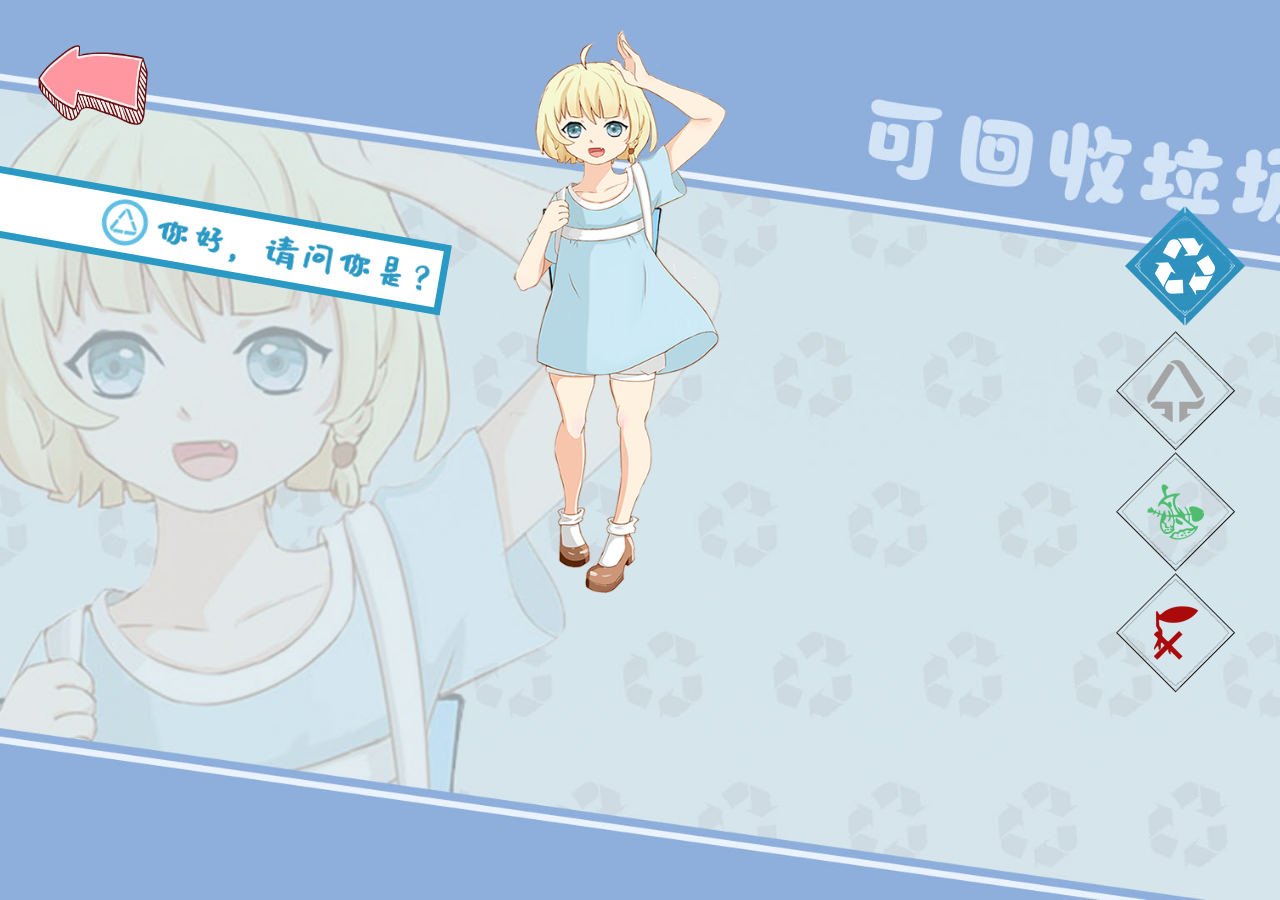
<file: Conversation/index.html>
<!DOCTYPE html>
<html lang="zh-CN">

<head>
    <meta charset="UTF-8">
    <meta http-equiv="X-UA-Compatible" content="IE=edge,chrome=1">
    <meta name="viewport" content="width=device-width, initial-scale=1.0">
    <link rel="stylesheet" href="icon/download/iconfont.css">
    <!-- <link rel="stylesheet" type="text/css" href="css/index.css"/> -->
    <title>Title</title>
    <style>
        @font-face {
            font-family: muyao;
            src: url('ttf/muyao.ttf')
                /* IE9 */
        }

        :root {
            --grid-unit: 25;
            --grid-val: calc(100/var(--grid-unit));
        }

        html,
        body {
            height: 100%;
            background-color: #222222;
        }

        * {
            margin: 0;
            padding: 0;
            list-style: none;
        }

        .container {
            max-width: 1920px;
            min-width: 1200px;
            height: 100%;
            position: relative;
            margin-left: auto;
            margin-right: auto;
        }

        .bg-t1 {
            background: url(./images/可回收垃圾.jpg) no-repeat;
            background-position: center;
            background-size: cover;
        }

        .bg-t2 {
            background: url(./images/其他垃圾.jpg) no-repeat;
            background-position: center;
            background-size: cover;
        }

        .bg-t3 {
            background: url(./images/厨余垃圾.jpg) no-repeat;
            background-position: center;
            background-size: cover;
        }

        .bg-t4 {
            background: url(./images/有害垃圾.jpg) no-repeat;
            background-position: center;
            background-size: cover;
        }

        .box {
            width: 100%;
            height: 100%;
            margin: 0 auto;
            position: relative;
            overflow: hidden;
        }

        .box .p {
            width: 100%;
            height: 100%;
            position: absolute;
            top: 0;
            left: 0;
        }

        /* 操控所有标签的位置 */
        .box .p img.per {
            position: absolute;
            bottom: 0;
            transition: all 1s ease;
            top: 30px;
        }

        .box .p1 img.per {
            left: 40%;
            opacity: 0;
            transform: translateX(20%);
            width: calc(var(--grid-val)*4.2vw);
            height: calc(var(--grid-val)*11vw);
        }

        .box .p2 img.per {
            left: 40%;
            opacity: 0;
            transform: translateX(20%);
            width: calc(var(--grid-val)*6vw);
            height: calc(var(--grid-val)*11vw);
        }

        .box .p3 img.per {
            /* top: 6%; */
            left: 30%;
            opacity: 0;
            transform: translateX(20%);
            width: calc(var(--grid-val)*8vw);
            height: calc(var(--grid-val)*11.5vw);

        }

        .box .p4 img.per {
            left: 40%;
            opacity: 0;
            transform: translateX(-20%);
            width: calc(var(--grid-val)*4.5vw);
            height: calc(var(--grid-val)*11vw);
        }

        /* 人物显示 */
        .box .p1.show img.per {
            opacity: 1;
            transform: translateX(0);
            width: calc(var(--grid-val)*4.2vw);
            height: calc(var(--grid-val)*11vw);
        }

        .box .p2.show img.per {
            opacity: 1;
            transform: translateX(0);
            width: calc(var(--grid-val)*6vw);
            height: calc(var(--grid-val)*11vw);
        }

        .box .p3.show img.per {
            opacity: 1;
            transform: translateX(0);
            width: calc(var(--grid-val)*8vw);
            height: calc(var(--grid-val)*11.5vw);
        }

        .box .p4.show img.per {
            opacity: 1;
            transform: translateX(0);
            width: calc(var(--grid-val)*4.5vw);
            height: calc(var(--grid-val)*11vw);
        }


        .box .p1 .name {
            position: absolute;
            z-index: 1000;
            width: 100%;
            height: 100px;
            top: 0;
            left: 0;
            transform: translateX(-20%);
            opacity: 0;
            bottom: 43.5%;
            /* background: url(./images/可回收按钮.png) no-repeat; */
        }

        .box .p2 .name {
            position: absolute;
            width: 100%;
            height: 100px;
            /* margin-top: 95px; */
            top: 0;
            left: 0;
            transform: translateX(-20%);
            opacity: 0;
            bottom: 43.5%;
            /* background: url(./images/可回收按钮.png) no-repeat; */
        }

        .box .p3 .name {
            position: absolute;
            width: 100%;
            height: 100px;
            /* margin-top: 95px; */
            top: 0;
            left: 0;
            transform: translateX(-20%);
            opacity: 0;
            bottom: 48.5%;
            /* background: url(./images/可回收按钮.png) no-repeat; */
        }

        .box .p4 .name {
            position: absolute;
            width: 100%;
            height: 100px;
            /* margin-top: 95px; */
            top: 0;
            left: 0;
            transform: translateX(-20%);
            opacity: 0;
            bottom: 43.5%;
            /* background: url(./images/可回收按钮.png) no-repeat; */
        }

        .box .p1.show .name,
        .box .p2.show .name,
        .box .p3.show .name,
        .box .p4.show .name {
            opacity: 1;
            transform: translateX(0);
        }

        .box .p1.show .name img,
        .box .p2.show .name img,
        .box .p3.show .name img,
        .box .p4.show .name img {
            opacity: 0;
            transform: translateX(-100%);
        }

        .box .p1 .name img.per,
        .box .p2 .name img.per,
        .box .p3 .name img.per,
        .box .p4 .name img.per {
            opacity: 0;
            transform: translateX(-100%);
            transition: transform 1s, opacity 1s;
        }

        .box .p1 .name img.show,
        .box .p2 .name img.show,
        .box .p3 .name img.show,
        .box .p4 .name img.show {
            opacity: 1;
            transform: translateX(0%);
            z-index: 1006;
            transition: transform 1s, opacity 1s;
        }






        #answers-text1,
        #answers-text2,
        #answers-text3,
        #answers-text4 {
            position: absolute;
            top: 72%;
            left: 27.5%;
            width: 38ch;
            /* transform: translate(-50%); */
            font-size: 22px;
            color: #333333;
            /* line-height: 3px; */
            font-family: muyao;
            z-index: 9;
            margin-left: 150px;
        }

        .p2 #answers-text1,
        .p2 #answers-text2,
        .p2 #answers-text3,
        .p2 #answers-text4,
        .p4 #answers-text1,
        .p4 #answers-text2,
        .p4 #answers-text3,
        .p4 #answers-text4 {
            position: absolute;
            top: 72%;
            left: 27.5%;
            width: 38ch;
            /* transform: translate(-50%); */
            font-size: 22px;
            color: #ffffff;
            /* line-height: 3px; */
            font-family: muyao;
            z-index: 9;
            margin-left: 150px;
        }

        .p1 #answers-text1::before,
        .p1 #answers-text1::after {
            display: block;
            overflow: hidden;
            width: 0;
            white-space: nowrap;
            animation: a1 2s steps(38) 1s forwards;
            content: "";
        }

        .p1 #answers-text1:after {
            animation: a2 2s steps(32) 1s forwards;
            content: "我是柯灰，欢迎来到维斯特大陆";
        }

        .p1 #answers-text2::before,
        .p1 #answers-text2::after {
            display: block;
            overflow: hidden;
            width: 0;
            white-space: nowrap;
            /* font-family:  muyao; */
            animation: a1 2s steps(38) 1s forwards;
            content: "是的，就是你现在身处的大地，";
        }

        .p1 #answers-text2:after {
            animation: a2 2s steps(32) 2s forwards;
            content: "而我在这里等人。";
        }

        .p1 #answers-text3::before,
        .p1 #answers-text3::after {
            display: block;
            overflow: hidden;
            width: 0;
            white-space: nowrap;
            animation: a1 2s steps(38) 1s forwards;
            content: "我在等寻找休息之地的旅行者，他在这里休息";
        }

        .p1 #answers-text3:after {
            animation: a2 2s steps(32) 2s forwards;
            content: "之后将会换上新的身份继续前往未知的旅途。";
        }

        .p1 #answers-text4::before,
        .p1 #answers-text4::after {
            display: block;
            overflow: hidden;
            width: 0;
            white-space: nowrap;
            animation: a1 2s steps(38) 1s forwards;
            content: "是的，有来自纸类故乡的各种纸，生活中的金属，";
        }

        .p1 #answers-text4:after {
            animation: a2 2s steps(32) 2s forwards;
            content: "纺织品姑凉，塑料和各种玻璃";
        }

        /* p2 */
        .p2 #answers-text1::before,
        .p2 #answers-text1::after {
            display: block;
            overflow: hidden;
            width: 0;
            white-space: nowrap;
            animation: a1 2s steps(38) 1s forwards;
            content: "嗯，你好呀，旅行者，原来你听说过我呀";
        }

        .p2 #answers-text1:after {
            animation: a2 2s steps(32) 2s forwards;
            content: "";
        }

        .p2 #answers-text2::before,
        .p2 #answers-text2::after {
            display: block;
            overflow: hidden;
            width: 0;
            white-space: nowrap;
            animation: a1 2s steps(38) 1s forwards;
            content: "是的，刚刚我的大棒骨朋友竟找错了人，";
        }

        .p2 #answers-text2:after {
            animation: a2 2s steps(32) 2s forwards;
            content: "跑到楚渝姐姐那里去了。";
        }

        .p2 #answers-text3::before,
        .p2 #answers-text3::after {
            display: block;
            overflow: hidden;
            width: 0;
            white-space: nowrap;
            animation: a1 2s steps(38) 1s forwards;
            content: "嗯，还是楚渝姐姐提醒的它，";
        }

        .p2 #answers-text3:after {
            animation: a2 2s steps(32) 2s forwards;
            content: "但愿它下次能记得它应该来找我。";
        }

        .p2 #answers-text4::before,
        .p2 #answers-text4::after {
            display: block;
            overflow: hidden;
            width: 0;
            white-space: nowrap;
            animation: a1 2s steps(38) 1s forwards;
            content: "嗯我的类型比较多，当他们不去";
        }

        .p2 #answers-text4:after {
            animation: a2 2s steps(32) 2s forwards;
            content: "其他几个哥哥姐姐那的时候就会来我这里。";
        }

        /* 厨余p3 */
        .p3 #answers-text1::before,
        .p3 #answers-text1::after {
            display: block;
            overflow: hidden;
            width: 0;
            white-space: nowrap;
            animation: a1 2s steps(38) 1s forwards;
            content: "原来是旅行者小可爱呀！";
        }

        .p3 #answers-text1:after {
            animation: a2 2s steps(32) 2s forwards;
            content: "";
        }

        .p3 #answers-text2::before,
        .p3 #answers-text2::after {
            display: block;
            overflow: hidden;
            width: 0;
            white-space: nowrap;
            animation: a1 2s steps(38) 1s forwards;
            content: "嗯嗯，来自沣水之乡的旅行者往往会来找我，";
        }

        .p3 #answers-text2:after {
            animation: a2 2s steps(32) 2s forwards;
            content: "但刚刚有个粗心的大棒骨朋友竟走错了路。";
        }

        .p3 #answers-text3::before,
        .p3 #answers-text3::after {
            display: block;
            overflow: hidden;
            width: 0;
            white-space: nowrap;
            animation: a1 2s steps(38) 1s forwards;
            content: "大棒骨太难分解啦，";
        }

        .p3 #answers-text3:after {
            animation: a2 2s steps(32) 2s forwards;
            content: "它旅行的归途只有淇挞能为他指引。";
        }

        .p3 #answers-text4::before,
        .p3 #answers-text4::after {
            display: block;
            overflow: hidden;
            width: 0;
            white-space: nowrap;
            animation: a1 2s steps(38) 1s forwards;
            content: "来找我的旅行者往往都极脆弱，";
        }

        .p3 #answers-text4:after {
            animation: a2 2s steps(32) 2s forwards;
            content: "它们在泥土里呆上几天就成了新泥土";
        }


        /* 其他垃圾 */
        .p4 #answers-text1::before,
        .p4 #answers-text1::after {
            display: block;
            overflow: hidden;
            width: 0;
            white-space: nowrap;
            animation: a1 2s steps(38) 1s forwards;
            content: "是你啊，旅行者，我是游海。";
        }

        .p4 #answers-text1:after {
            animation: a2 2s steps(32) 2s forwards;
            content: "";
        }

        .p4 #answers-text2::before,
        .p4 #answers-text2::after {
            display: block;
            overflow: hidden;
            width: 0;
            white-space: nowrap;
            animation: a1 2s steps(38) 1s forwards;
            content: "我在等那些携带者危险因子的旅行者。";
        }

        .p4 #answers-text2:after {
            animation: a2 2s steps(32) 2s forwards;
            content: "";
        }

        .p4 #answers-text3::before,
        .p4 #answers-text3::after {
            display: block;
            overflow: hidden;
            width: 0;
            white-space: nowrap;
            animation: a1 2s steps(38) 1s forwards;
            content: "是的，它们将自己的能量散播到世界，";
        }

        .p4 #answers-text3:after {
            animation: a2 2s steps(32) 2s forwards;
            content: "能量耗尽时会产生危险因子。";
        }

        .p4 #answers-text4::before,
        .p4 #answers-text4::after {
            display: block;
            overflow: hidden;
            width: 0;
            white-space: nowrap;
            animation: a1 2s steps(38) 1s forwards;
            content: "是的，这是一件非常严肃的事情，绝对不能出错";
        }

        .p4 #answers-text4:after {
            animation: a2 2s steps(32) 2s forwards;
            content: "若不及时处理，会对世界产生极大的危害。";
        }

        @keyframes a1 {
            to {
                width: 70ch;
            }
        }

        @keyframes a2 {
            to {
                width: 60ch;
            }
        }

        .box .p1.show .answers img.show,
        .box .p2.show .answers img.show,
        .box .p3.show .answers img.show,
        .box .p4.show .answers img.show {
            width: 50%;
            height: 60%;
            position: absolute;
            z-index: 8;
            left: 25%;
            opacity: 1;
            transition: top 1s, opacity 1s;
            /* transform: translateY(10%); */
            top: 35%;
        }

        /* 回答 */
        .box .p1 .answers img,
        .box .p2 .answers img,
        .box .p3 .answers img,
        .box .p4 .answers img {
            width: 50%;
            height: 60%;
            position: absolute;
            z-index: 8;
            left: 25%;
            opacity: 0;
            top: 35%;
        }

        .box .p1.show .answers img,
        .box .p2.show .answers img,
        .box .p3.show .answers img,
        .box .p4.show .answers img {
            width: 50%;
            height: 60%;
            position: absolute;
            z-index: 8;
            left: 25%;
            opacity: 0;
            top: 60%;
            transition: top 1s, opacity 1s;
        }

        /* 问题显示 */
        .p1.show .questions div img,
        .p2.show .questions div img,
        .p3.show .questions div img,
        .p4.show .questions div img {
            opacity: 1;
            /* transform: translateX(0%) ; */
            transition: transform 1s, opacity 1s;
            transform: rotateZ(10deg) translateX(-110%);
            z-index: 1007;
        }

        .p1.show .questions div.show img,
        .p2.show .questions div.show img,
        .p3.show .questions div.show img,
        .p4.show .questions div.show img {
            transform: translateX(-35%) rotateZ(10deg);
        }

        .p1.show .questions div.show img.show,
        .p2.show .questions div.show img.show,
        .p3.show .questions div.show img.show,
        .p4.show .questions div.show img.show {
            transform: translateX(-5%) rotateZ(10deg);
        }




        .questions img {
            /* left: 0!important; */
            opacity: 0;
            /* position: absolute; */
            /* z-index: ; */
            transform: translateX(-100%);
            transition: transform 1s, opacity 1s;
        }

        .questions {
            position: absolute;
            top: 20%;
        }

        .question-content0 img {
            transform: translateX(-30%);
            margin-top: 5%;
        }

        .question-content1 img {
            transform: translateX(-40%);
            margin-top: 5%;
        }

        .question-content2 img {
            transform: translateX(-50%);
            margin-top: 5%;
        }

        .question-content3 img {
            transform: translateX(-60%);
            margin-top: 5%;
        }

        /* .box .p1.show .answers p {
            width: 50%;
            height: 10%;
            text-align: center;
            position: absolute;
            left: 25%;
            top: 35%;
            z-index: 8;
            display: block;
            overflow: hidden;
            width: 0;
            white-space: nowrap;
            animation: a1 12s steps(32) 1s forwards;
        } */


        .p.p1.show,
        .p.p2.show,
        .p.p3.show,
        .p.p4.show {
            z-index: 1009;
        }

        .p.p1,
        .p.p2,
        .p.p3,
        .p.p4 {
            z-index: 1008;
        }

        .nav {
            position: absolute;
            width: 129px;
            top: 200px;
            right: 160px;
            z-index: 1010;
        }

        .nav li {
            position: relative;
            width: 120px;
            height: 120px;
            margin: 1px auto 0;
            cursor: pointer;
            transition: all .6s linear;
        }

        .nav li img {
            position: absolute;
            top: 0;
            left: 0;
            width: 129px;
            height: 129px;
        }

        .nav li i {
            position: absolute;
            top: 0;
            left: 100%;
            width: 100%;
            height: 100%;
            opacity: 1;
            transition: opacity .6s linear;
        }

        .nav li.t1 i {
            background: url(images/名片/可回收框.png) no-repeat center;
        }

        .nav li.t2 i {
            background: url(images/名片/其他框.png) no-repeat center;
        }

        .nav li.t3 i {
            background: url(./images/名片/厨余框.png) no-repeat center;
        }

        .nav li.t4 i {
            background: url(./images/名片/有害框.png) no-repeat center;
        }

        .nav li em {
            position: absolute;
            top: 0;
            left: 100%;
            width: 100%;
            height: 100%;
            opacity: 0;
            transition: opacity .6s linear;
        }

        .nav li.t1 em {
            background: url(./images/名片/可回收名片.png) no-repeat center;
        }

        .nav li.t2 em {
            background: url(./images/名片/其他名片.png) no-repeat center;
        }

        .nav li.t3 em {
            background: url(./images/名片/厨余名片.png) no-repeat center;
        }

        .nav li.t4 em {
            background: url(./images/名片/有害名片.png) no-repeat center;
        }

        .nav li.on {
            width: 129px;
            height: 129px;
        }

        .nav li.on i {
            opacity: 0;
        }

        .nav li.on em {
            opacity: 1;
        }

        .musicOnOff {
            z-index: 2000;
            cursor: pointer;
            width: 110px;
            height: 80px;
            /* background-color: #f7f4cd; */
            position: absolute;
            left: 3%;
            top: 5%;

            /* border: rgb(68, 68, 68) 2px solid;
    border-radius: 50%;
    display: flex;
    flex-direction: row;
    align-items: center;
    justify-content: center; */
        }

        .musicOnOff img {
            width: 110px;
            height: 80px;
        }



        /* ----------------------------------------------
 * Generated by Animista on 2021-5-17 14:37:49
 * Licensed under FreeBSD License.
 * See http://animista.net/license for more info. 
 * w: http://animista.net, t: @cssanimista
 * ---------------------------------------------- */

        /**
 * ----------------------------------------
 * animation scale-in-left
 * ----------------------------------------
 */
        @-webkit-keyframes scale-in-left {
            0% {
                -webkit-transform: scale(0);
                transform: scale(0);
                -webkit-transform-origin: 0% 50%;
                transform-origin: 0% 50%;
                opacity: 1;
            }

            100% {
                -webkit-transform: scale(1);
                transform: scale(1);
                -webkit-transform-origin: 0% 50%;
                transform-origin: 0% 50%;
                opacity: 1;
            }
        }

        @keyframes scale-in-left {
            0% {
                -webkit-transform: scale(0);
                transform: scale(0);
                -webkit-transform-origin: 0% 50%;
                transform-origin: 0% 50%;
                opacity: 1;
            }

            100% {
                -webkit-transform: scale(1);
                transform: scale(1);
                -webkit-transform-origin: 0% 50%;
                transform-origin: 0% 50%;
                opacity: 1;
            }
        }
    </style>
</head>

<body ondragstart="return false">
    <audio src="images/陈致逸,HOYO-MiX - Moonlike Smile 皎洁的笑颜.mp3" loop class="back-music"></audio>
    <div class="musicOnOff"><img src="images/返回2.png"></div>

    <div class="container bg-t1 ">
        <div class="nav">
            <ul>
                <li class="item t1 on">
                    <i></i>
                    <em></em>
                </li>
                <li class="item t2">
                    <i></i>
                    <em></em>
                </li>
                <li class="item t3">
                    <i></i>
                    <em></em>
                </li>
                <li class="item t4">
                    <i></i>
                    <em></em>
                </li>
            </ul>
        </div>
        <div class="box">
            <div class="p p1 show">
                <div class="p1-bj">
                    <!-- <span class="name">
                        <div>
                            <a href="#" class="trigger-custom1"><img src="./images/其他1.png" class="show" alt="我是按钮"
                                    style="left: 0;bottom: 68.5%;"></a>
                        </div>
                    </span> -->
                    <span class="questions">
                        <div class="show">
                            <a  class="question-content0 "><img src="./images/t1_1.png" class="show"
                                    alt="我是按钮"></a>
                        </div>
                        <div>
                            <a  class="question-content1"><img src="./images/t1_2.png" alt="我是按钮"></a>
                        </div>
                        <div>
                            <a  class="question-content2"><img src="./images/t1_3.png" alt="我是按钮"></a>
                        </div>
                        <div>
                            <a  class="question-content3"><img src="./images/t1_4.png" alt="我是按钮"></a>
                        </div>
                    </span>
                    <span class="answers">
                        <div>
                            <a><img src="images/可回收对话/对话1/答1.png"></a>
                        </div>
                        <div>
                            <a><img src="images/可回收对话/对话1/答1.png"></a>
                        </div>
                        <div>
                            <a><img src="images/可回收对话/对话1/答1.png"></a>
                        </div>
                        <div>
                            <a><img src="images/可回收对话/对话1/答1.png"></a>
                        </div>

                    </span>
                    <img class="per" src="./images/可回收.png" alt="">
                </div>

            </div>
            <div class="p p2">
                <!-- <span class="name">
                    <div>
                        <a href="#" class="trigger-custom1"><img src="./images/其他垃圾按钮.png" class="show" alt="我是按钮"
                                style="left: 0;bottom: 68.5%;"></a>
                    </div>
                </span> -->
                <span class="questions">
                    <div class="show">
                        <a class="question-content1"><img src="images/其他1.png" alt="我是按钮"
                                style="top: 5.5%;"></a>
                    </div>
                    <div>
                        <a class="question-content1"><img src="images/其他2.png" alt="我是按钮"
                                style="top: 10.5%;"></a>
                    </div>
                    <div>
                        <a class="question-content2"><img src="images/其他3.png" alt="我是按钮"
                                style="top: 25.5%;"></a>
                    </div>
                    <div>
                        <a class="question-content3"><img src="images/4qt.jpg" alt="我是按钮"
                                style="top: 40.5%;"></a>
                    </div>
                </span>
                <span class="answers">
                    <div>
                        <a><img class="" src="images/其他对话/对话1/答1.png"></a>
                    </div>
                    <div>
                        <a><img class="" src="images/其他对话/对话1/答1.png"></a>
                    </div>
                    <div>
                        <a><img src="images/其他对话/对话1/答1.png"></a>
                    </div>
                    <div>
                        <a><img src="images/其他对话/对话1/答1.png"></a>
                    </div>
                </span>
                <img class="per" src="./images/其他.png" alt="">
            </div>
            <div class="p p3">
                <!-- <span class="name">
                    <div>
                        <a href="#" class="trigger-custom1"><img src="./images/厨余按钮.png" class="show" alt="我是按钮"
                                style="left: 0;bottom: 68.5%;"></a>
                    </div>
                </span> -->
                <span class="questions">
                    <div class="show">
                        <a class="question-content1"><img src="images/厨余1.png" alt="我是按钮"
                                style="top: 5.5%;"></a>
                    </div>
                    <div>
                        <a class="question-content1"><img src="images/厨余2.png" alt="我是按钮"
                                style="top: 10.5%;"></a>
                    </div>
                    <div>
                        <a class="question-content2"><img src="images/厨余3.png" alt="我是按钮"
                                style="top: 25.5%;"></a>
                    </div>
                    <div>
                        <a class="question-content3"><img src="images/4cy.jpg" alt="我是按钮"
                                style="top: 40.5%;"></a>
                    </div>
                </span>
                <span class="answers">
                    <div>
                        <a><img class="" src="images/厨余对话/对话1/答1.png"></a>
                    </div>
                    <div>
                        <a><img class="" src="images/厨余对话/对话1/答1.png"></a>
                    </div>
                    <div>
                        <a><img src="images/厨余对话/对话1/答1.png"></a>
                    </div>
                    <div>
                        <a><img src="images/厨余对话/对话1/答1.png"></a>
                    </div>
                </span>
                <img class="per" src="./images/厨余.png" alt="">
            </div>
            <div class="p p4">
                <!-- <span class="name">
                    <div>
                        <a href="#" class="trigger-custom1"><img src="./images/有害按钮.png" class="show" alt="我是按钮"
                                style="left: 0;bottom: 68.5%;"></a>
                    </div>
                </span> -->
                <span class="questions">
                    <div class="show">
                        <a class="question-content1"><img src="images/有害1.png" alt="我是按钮"
                                style="top: 5.5%;"></a>
                    </div>
                    <div>
                        <a class="question-content1"><img src="images/有害2.png" alt="我是按钮"
                                style="top: 10.5%;"></a>
                    </div>
                    <div>
                        <a class="question-content2"><img src="images/有害3.png" alt="我是按钮"
                                style="top: 25.5%;"></a>
                    </div>
                    <div>
                        <a class="question-content3"><img src="images/有害4.png" alt="我是按钮"
                                style="top: 40.5%;"></a>
                    </div>
                </span>
                <span class="answers">
                    <div>
                        <a><img class="" src="images/有害对话/对话1/答1.png"></a>
                    </div>
                    <div>
                        <a><img class="" src="images/有害对话/对话1/答1.png"></a>
                    </div>
                    <div>
                        <a><img src="images/有害对话/对话1/答1.png"></a>
                    </div>
                    <div>
                        <a><img src="images/有害对话/对话1/答1.png"></a>
                    </div>
                </span>
                <img class="per" src="./images/有害.png" alt="">
            </div>
        </div>
    </div>

    <script src="js/jquery.min.js"></script>
    <script>
        $(function () {
            $('.nav li').on('click', function () {
                $(this).addClass('on').siblings().removeClass('on');
                $('.p').eq($(this).index()).addClass('show').siblings().removeClass('show');

                // console.log(document.getElementsByClassName('container')[0].classList[1]);
                // console.log("bg-" + this.classList[1]);

                document.getElementsByClassName('container')[0].className = "container bg-" + this.classList[1]

            })

            // $(".container").css("height", innerHeight)
            // console.log(innerHeight);
        })
    </script>
    <script src="js/index.js"></script>

</body>

</html>
</file>
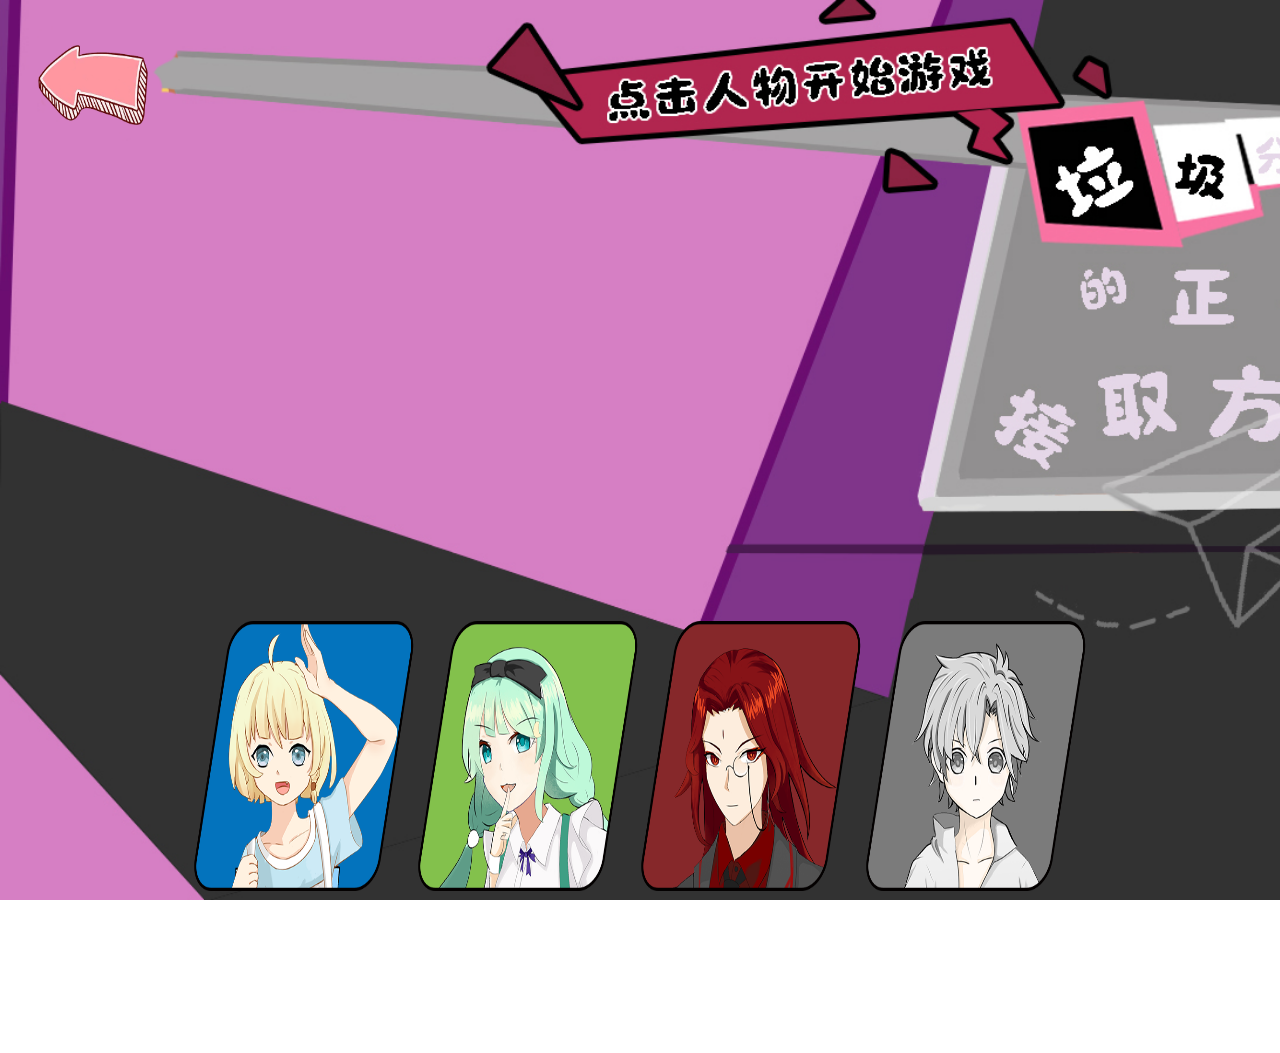
<file: PickUpWaste/index.html>
<!DOCTYPE html>
<html>

<head>
    <meta charset="utf-8">
    <title></title>
    <script src="js/jquery-3.6.0.min.js"></script>
    <link rel="stylesheet" type="text/css" href="css/style.css" />
    <link rel="stylesheet" href="download/iconfont.css">
</head>

<body>
    <audio src="img/岡部啓一,神前暁,帆足圭吾 - いっしょに帰ろう.mp3" loop class="backgroundMusic"></audio>
    <div class="musicOnOff"><img src="img/返回2.png"></div>
    <div id="stage">
    </div>
</body>
<script src="js/config.js" type="text/javascript" charset="utf-8"></script>
<script src="js/game.js" type="text/javascript" charset="utf-8"></script>

</html>
</file>
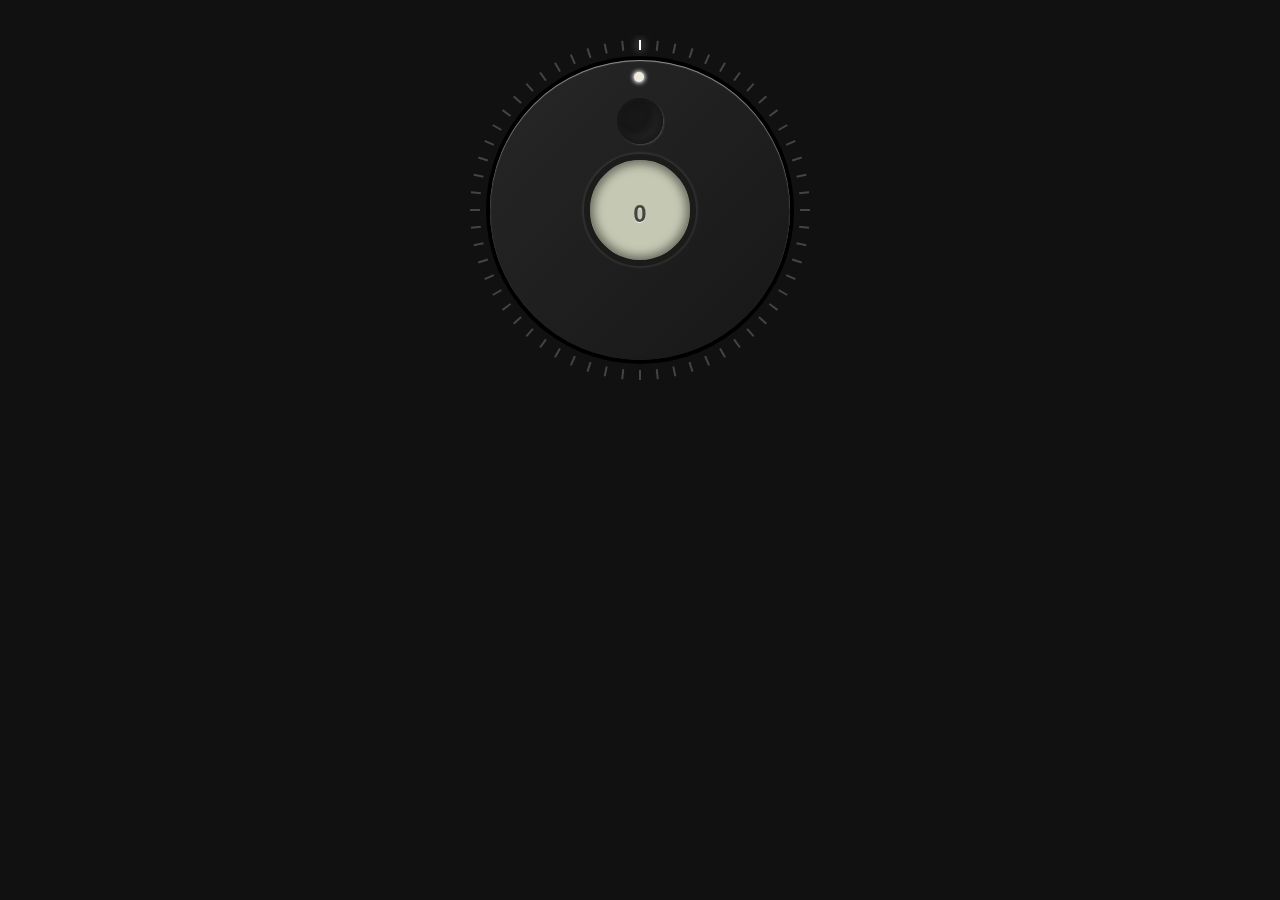
<file: CardGame/pic/音量调节器/index.html>
<!DOCTYPE html><html class=''>
<head><meta charset='UTF-8'>
<link rel='stylesheet' href='normalize.css'>
<script src='prefixfree.min.js'></script>
<script src='modernizr.js'></script>
<style class="cp-pen-styles">html,
body {
  width: 100%;
  height: 100%;
  overflow: hidden;
}

body {
  background: #111;
}

.dial {
  position: relative;
  width: 350px;
  height: 350px;
  display: block;
  margin: 35px auto 15px;
  cursor: pointer;
}
.dial .wrapper {
  position: absolute;
  width: 300px;
  height: 300px;
  left: 50%;
  top: 50%;
  margin-left: -150px;
  margin-top: -150px;
  border-radius: 300px;
  cursor: pointer;
  background: linear-gradient(-45deg, #171717 0%, #272727 100%);
  box-shadow: inset 0px 1px 1px 0px #999, 0px 0px 0px 4px black;
}
.dial .knob {
  position: absolute;
  width: 300px;
  height: 300px;
  left: 50%;
  top: 50%;
  margin-left: -150px;
  margin-top: -150px;
  border-radius: 300px;
  cursor: pointer;
  -webkit-user-select: none;
}
.dial .center {
  position: absolute;
  background: #c5c8b3;
  width: 100px;
  height: 100px;
  left: 50%;
  top: 50%;
  border: 6px solid #1b1c1a;
  margin-left: -56px;
  margin-top: -56px;
  border-radius: 300px;
  color: white;
  z-index: 1;
  -webkit-user-select: none;
  box-shadow: 0px 0px 2px 2px rgba(255, 255, 255, 0.08), inset 0px 0px 10px 4px #6a6c60;
}
.dial .center span {
  position: relative;
  display: block;
  top: 40px;
  width: 100px;
  text-align: center;
  font-size: 24px;
  color: #454541;
  font-weight: bold;
  text-shadow: 0px 1px 0px #eee;
}
.dial .handle {
  position: absolute;
  background: #171717;
  width: 46px;
  height: 46px;
  left: 50%;
  top: 50%;
  margin-left: -23px;
  margin-top: -112px;
  border-radius: 46px;
  box-shadow: inset 0px 0px 6px 4px #1a1a1a, 1px 1px 2px 0px rgba(255, 255, 255, 0.2), inset 1px 2px 4px 2px rgba(0, 0, 0, 0.4), inset -8px -8px 6px 1px #222222;
}
.dial .indicator {
  position: absolute;
  background: #eeeadc;
  width: 10px;
  height: 10px;
  top: 12px;
  left: 50%;
  margin-left: -6px;
  border-radius: 10px;
  box-shadow: 0px 0px 4px 1px white;
}
.dial .progress {
  position: absolute;
  width: 350px;
  height: 350px;
}
</style></head><body>
<figure class="dial">
  <div class="center"><span>0</span></div>
  <div class="wrapper">
    <div class="knob">
      <div class="handle"></div>
      <div class="indicator"></div>
    </div>
  </div>
  <canvas class="progress"></canvas>
</figure>
<script src='jquery.min.js'></script>
<script>(function() {
  var Dial, dial,
    __bind = function(fn, me){ return function(){ return fn.apply(me, arguments); }; };

  Dial = (function() {
    Dial.prototype.raf = null;

    Dial.prototype.mdown = false;

    Dial.prototype.mPos = {
      x: 0,
      y: 0
    };

    Dial.prototype.elementPosition = {
      x: 0,
      y: 0
    };

    Dial.prototype.target = 0;

    Dial.prototype.steps = 60;

    Dial.prototype.radius = 150;

    Dial.prototype.maxDiff = 150;

    Dial.prototype.constraint = 360;

    Dial.prototype.currentVal = 0;

    function Dial($context) {
      var knobOffset;
      this.$context = $context;
      this.onMouseMove = __bind(this.onMouseMove, this);
      this.onMouseUp = __bind(this.onMouseUp, this);
      this.onMouseDown = __bind(this.onMouseDown, this);
      this.$knob = this.$context.find(".knob");
      this.$handle = this.$context.find(".handle");
      this.$progress = this.$context.find(".progress");
      this.$center = this.$context.find(".center");
      this.$textOutput = this.$center.find("span");
      this.ctx = this.$progress.get(0).getContext("2d");
      knobOffset = this.$knob.offset();
      this.elementPosition = {
        x: knobOffset.left,
        y: knobOffset.top
      };
      this.centerX = this.$progress.width() / 2;
      this.centerY = this.$progress.height() / 2;
      this.canvasSize = this.$progress.width();
      this.addEventListeners();
      this.draw();
      return;
    }

    Dial.prototype.addEventListeners = function() {
      this.$context.on("mousedown", this.onMouseDown);
      this.$context.on("mousemove", this.onMouseMove);
      $("body").on("mouseup", this.onMouseUp);
    };

    Dial.prototype.setDialPosition = function() {
      this.$knob.css({
        transform: "rotate(" + this.target + "deg)"
      });
      this.$handle.css({
        transform: "rotate(-" + this.target + "deg)"
      });
      this.draw();
    };

    Dial.prototype.draw = function() {
      var i, _i, _ref;
      this.$progress.get(0).height = this.canvasSize;
      this.$progress.get(0).width = this.canvasSize;
      this.ctx.save();
      this.ctx.translate(this.centerX, this.centerY);
      this.ctx.rotate((-90 * (Math.PI / 180)) - (Math.PI * 2 / this.steps));
      for (i = _i = 0, _ref = this.steps - 1; _i <= _ref; i = _i += 1) {
        this.ctx.beginPath();
        this.ctx.rotate(Math.PI * 2 / this.steps);
        this.ctx.lineWidth = 2;
        this.ctx.lineTo(160, 0);
        this.ctx.lineTo(170, 0);
        if (i <= Math.floor(this.currentVal)) {
          this.ctx.shadowBlur = 10;
          this.ctx.strokeStyle = "#fff";
          this.ctx.shadowColor = "#fff";
          if (i > (this.steps * 0.75) && this.currentVal > (this.steps * 0.75)) {
            this.ctx.strokeStyle = "#ff9306";
            this.ctx.shadowColor = "#ff9306";
          }
          if (i > (this.steps * 0.88) && this.currentVal > (this.steps * 0.88)) {
            this.ctx.strokeStyle = "#ff0606";
            this.ctx.shadowColor = "#ff0606";
          }
        } else {
          this.ctx.strokeStyle = "#444";
          this.ctx.shadowBlur = 0;
          this.ctx.shadowColor = "#fff";
        }
        this.ctx.stroke();
      }
      this.ctx.restore();
    };

    Dial.prototype.setMousePosition = function(event) {
      var atan, diff, target;
      this.mPos = {
        x: event.pageX - this.elementPosition.x,
        y: event.pageY - this.elementPosition.y
      };
      atan = Math.atan2(this.mPos.x - this.radius, this.mPos.y - this.radius);
      target = -atan / (Math.PI / 180) + 180;
      diff = Math.abs(target - this.target);
      if (diff < this.maxDiff && target < this.constraint) {
        this.target = target;
        this.currentVal = this.map(this.target, 0, 360, 0, this.steps);
        this.setDialPosition();
        this.updateOutput();
      }
    };

    Dial.prototype.updateOutput = function() {
      this.$textOutput.text(Math.round(this.currentVal));
    };

    Dial.prototype.onMouseDown = function(event) {
      this.mdown = true;
    };

    Dial.prototype.onMouseUp = function(event) {
      this.mdown = false;
    };

    Dial.prototype.onMouseMove = function(event) {
      if (this.mdown) {
        this.setMousePosition(event);
      }
    };

    Dial.prototype.map = function(value, low1, high1, low2, high2) {
      return low2 + (high2 - low2) * (value - low1) / (high1 - low1);
    };

    return Dial;

  })();

  this.$dial = $(".dial");

  dial = new Dial(this.$dial);

}).call(this);
</script>
</body></html>
</file>
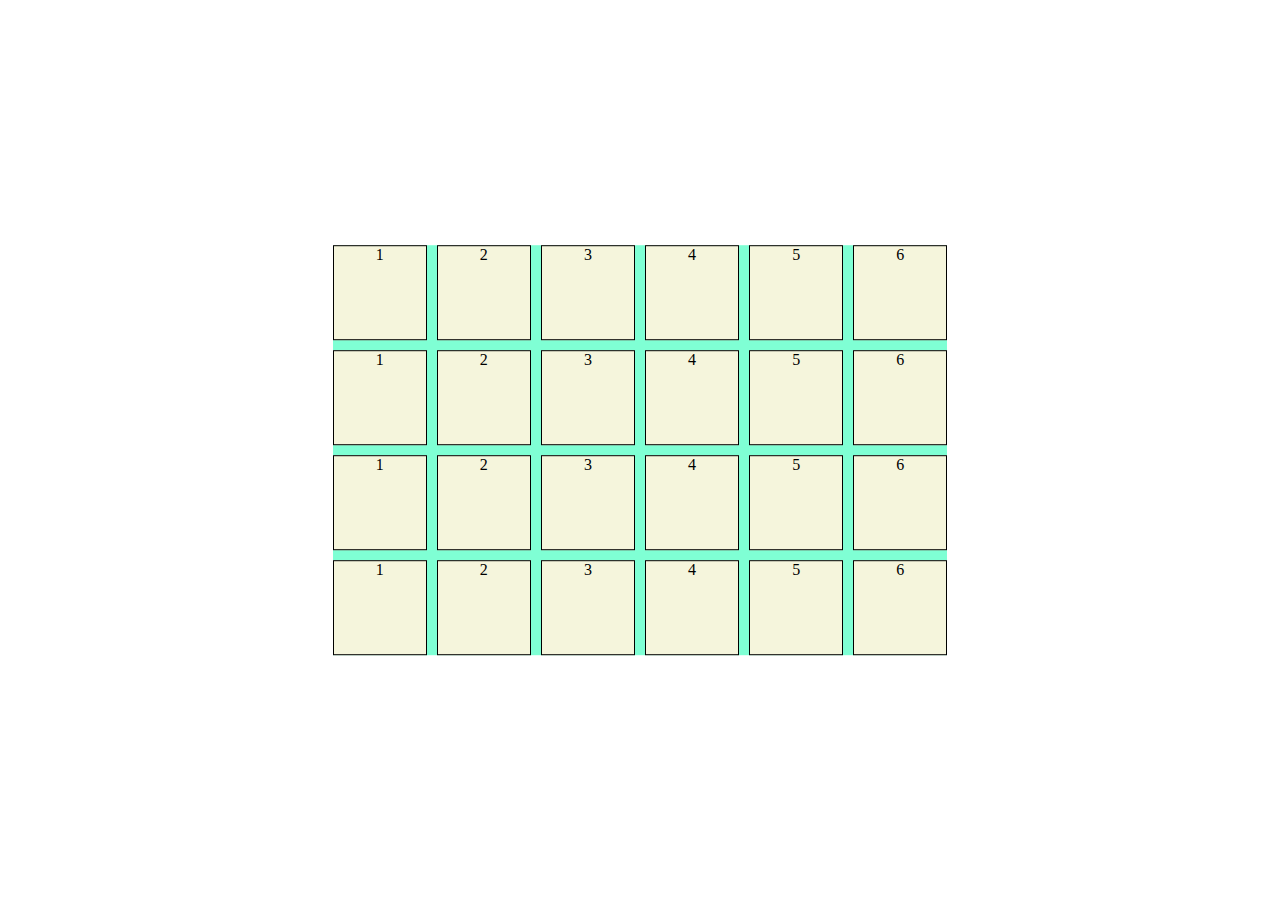
<file: CardGame/test.html>
<!DOCTYPE html>
<html lang="en">

<head>
    <meta charset="UTF-8">
    <meta http-equiv="X-UA-Compatible" content="IE=edge">
    <meta name="viewport" content="width=device-width, initial-scale=1.0">

    <title>Document</title>
    <style>
        html,body{
            height: 100%;
        }
        @media (min-width: 48em) {}

        :root {
            --grid-unit: 25;
            --grid-val: calc(100/var(--grid-unit));
        }

        .container {
            width: calc(var(--grid-val)*12vw);
            height: calc(var(--grid-val)*8vw);
            display: grid;
            /* 间隔 */
            grid-template-columns: repeat(6, 1fr);
            grid-template-rows: repeat(4, 1fr);
            gap: calc(var(--grid-val)*0.2vw);
        }

        .div {
            width: calc(var(--grid-val)*12vw);
            height: calc(var(--grid-val)*8vw);
            background-color: aquamarine;
            right: 0;
            left: 0;
            margin: 0 auto;
            position: absolute;
            top: 50%;
            transform: translateY(-50%);

        }

        .container>div {
            background-color: beige;
            border: 1px solid black;
            text-align: center;
            
        }
    </style>
</head>

<body>
    <div class="div">
        <div class="container">
            <div>1</div>
            <div>2</div>
            <div>3</div>
            <div>4</div>
            <div>5</div>
            <div>6</div>
            <div>1</div>
            <div>2</div>
            <div>3</div>
            <div>4</div>
            <div>5</div>
            <div>6</div>
            <div>1</div>
            <div>2</div>
            <div>3</div>
            <div>4</div>
            <div>5</div>
            <div>6</div>
            <div>1</div>
            <div>2</div>
            <div>3</div>
            <div>4</div>
            <div>5</div>
            <div>6</div>
        </div>
    </div>


    <script>

    </script>
</body>

</html>
</file>
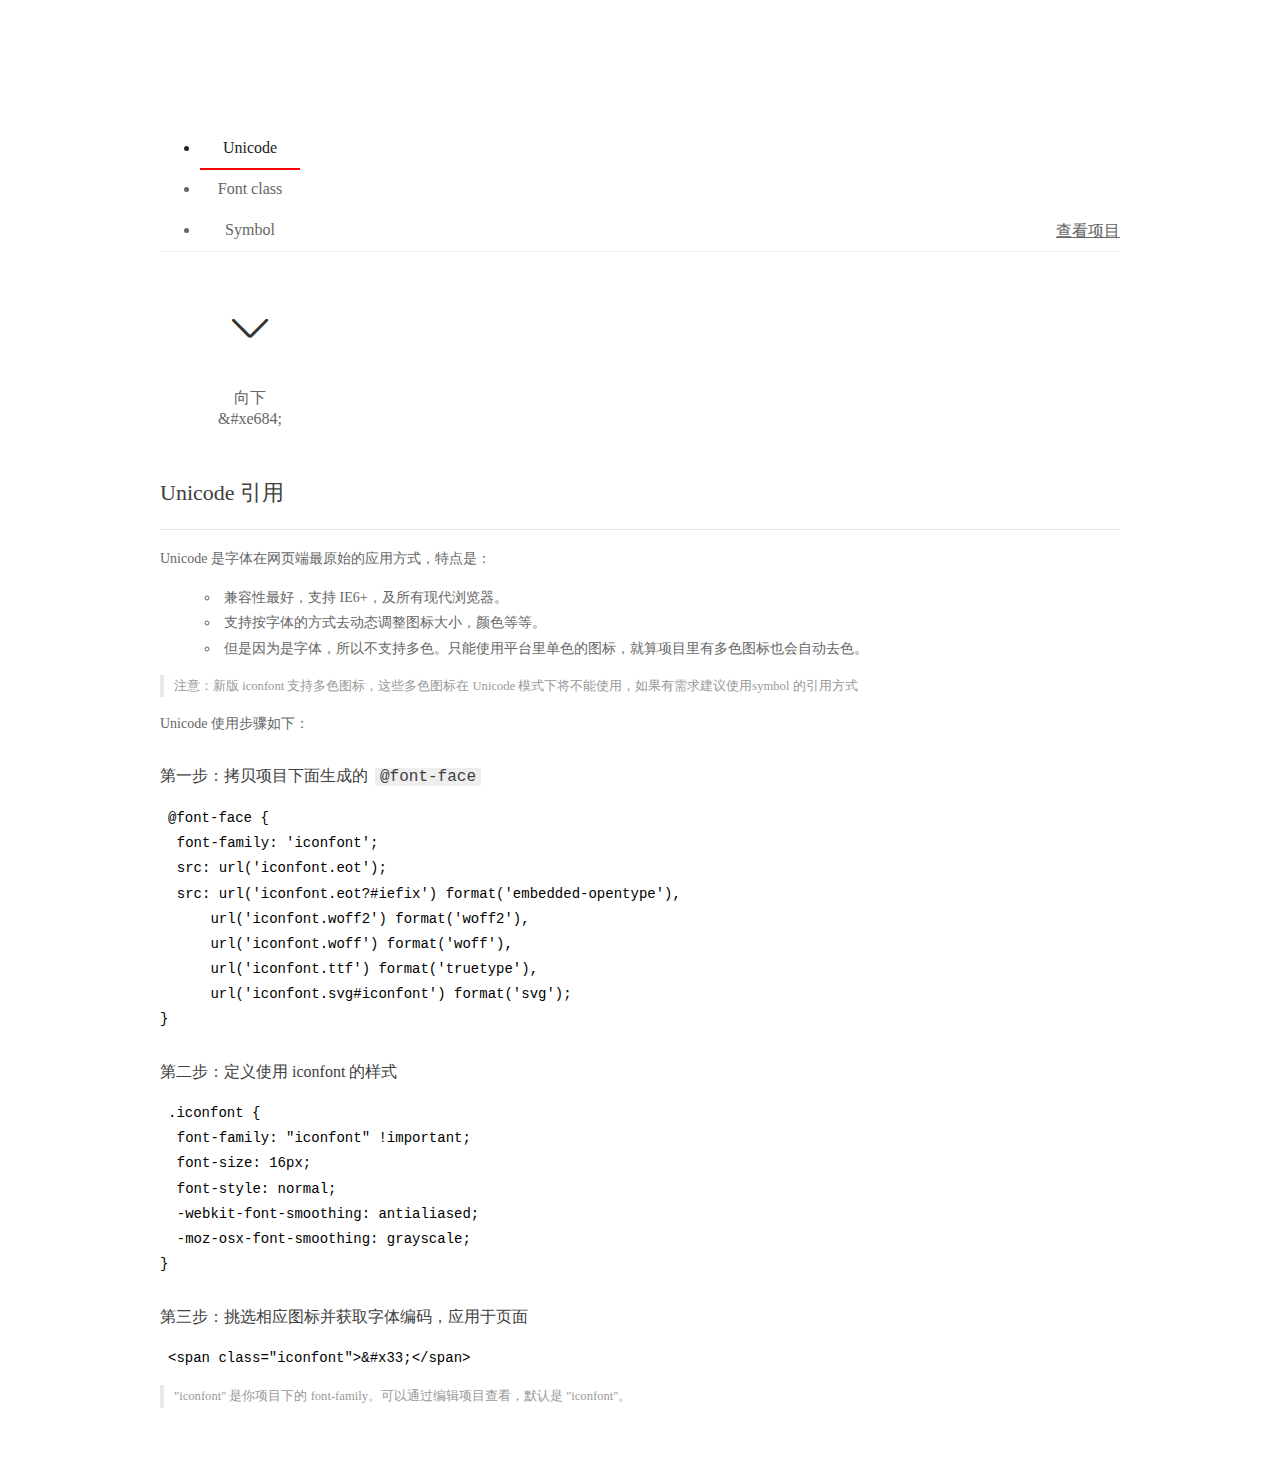
<file: homePage/icon/demo_index.html>
<!DOCTYPE html>
<html>
<head>
  <meta charset="utf-8"/>
  <title>IconFont Demo</title>
  <link rel="shortcut icon" href="//img.alicdn.com/imgextra/i2/O1CN01ZyAlrn1MwaMhqz36G_!!6000000001499-73-tps-64-64.ico" type="image/x-icon"/>
  <link rel="icon" type="image/svg+xml" href="//img.alicdn.com/imgextra/i4/O1CN01EYTRnJ297D6vehehJ_!!6000000008020-55-tps-64-64.svg"/>
  <link rel="stylesheet" href="https://g.alicdn.com/thx/cube/1.3.2/cube.min.css">
  <link rel="stylesheet" href="demo.css">
  <link rel="stylesheet" href="iconfont.css">
  <script src="iconfont.js"></script>
  <!-- jQuery -->
  <script src="https://a1.alicdn.com/oss/uploads/2018/12/26/7bfddb60-08e8-11e9-9b04-53e73bb6408b.js"></script>
  <!-- 代码高亮 -->
  <script src="https://a1.alicdn.com/oss/uploads/2018/12/26/a3f714d0-08e6-11e9-8a15-ebf944d7534c.js"></script>
</head>
<body>
  <div class="main">
    <h1 class="logo"><a href="https://www.iconfont.cn/" title="iconfont 首页" target="_blank">&#xe86b;</a></h1>
    <div class="nav-tabs">
      <ul id="tabs" class="dib-box">
        <li class="dib active"><span>Unicode</span></li>
        <li class="dib"><span>Font class</span></li>
        <li class="dib"><span>Symbol</span></li>
      </ul>
      
      <a href="https://www.iconfont.cn/manage/index?manage_type=myprojects&projectId=2279417" target="_blank" class="nav-more">查看项目</a>
      
    </div>
    <div class="tab-container">
      <div class="content unicode" style="display: block;">
          <ul class="icon_lists dib-box">
          
            <li class="dib">
              <span class="icon iconfont">&#xe684;</span>
                <div class="name">向下</div>
                <div class="code-name">&amp;#xe684;</div>
              </li>
          
          </ul>
          <div class="article markdown">
          <h2 id="unicode-">Unicode 引用</h2>
          <hr>

          <p>Unicode 是字体在网页端最原始的应用方式，特点是：</p>
          <ul>
            <li>兼容性最好，支持 IE6+，及所有现代浏览器。</li>
            <li>支持按字体的方式去动态调整图标大小，颜色等等。</li>
            <li>但是因为是字体，所以不支持多色。只能使用平台里单色的图标，就算项目里有多色图标也会自动去色。</li>
          </ul>
          <blockquote>
            <p>注意：新版 iconfont 支持多色图标，这些多色图标在 Unicode 模式下将不能使用，如果有需求建议使用symbol 的引用方式</p>
          </blockquote>
          <p>Unicode 使用步骤如下：</p>
          <h3 id="-font-face">第一步：拷贝项目下面生成的 <code>@font-face</code></h3>
<pre><code class="language-css"
>@font-face {
  font-family: 'iconfont';
  src: url('iconfont.eot');
  src: url('iconfont.eot?#iefix') format('embedded-opentype'),
      url('iconfont.woff2') format('woff2'),
      url('iconfont.woff') format('woff'),
      url('iconfont.ttf') format('truetype'),
      url('iconfont.svg#iconfont') format('svg');
}
</code></pre>
          <h3 id="-iconfont-">第二步：定义使用 iconfont 的样式</h3>
<pre><code class="language-css"
>.iconfont {
  font-family: "iconfont" !important;
  font-size: 16px;
  font-style: normal;
  -webkit-font-smoothing: antialiased;
  -moz-osx-font-smoothing: grayscale;
}
</code></pre>
          <h3 id="-">第三步：挑选相应图标并获取字体编码，应用于页面</h3>
<pre>
<code class="language-html"
>&lt;span class="iconfont"&gt;&amp;#x33;&lt;/span&gt;
</code></pre>
          <blockquote>
            <p>"iconfont" 是你项目下的 font-family。可以通过编辑项目查看，默认是 "iconfont"。</p>
          </blockquote>
          </div>
      </div>
      <div class="content font-class">
        <ul class="icon_lists dib-box">
          
          <li class="dib">
            <span class="icon iconfont icon-xiangxia2"></span>
            <div class="name">
              向下
            </div>
            <div class="code-name">.icon-xiangxia2
            </div>
          </li>
          
        </ul>
        <div class="article markdown">
        <h2 id="font-class-">font-class 引用</h2>
        <hr>

        <p>font-class 是 Unicode 使用方式的一种变种，主要是解决 Unicode 书写不直观，语意不明确的问题。</p>
        <p>与 Unicode 使用方式相比，具有如下特点：</p>
        <ul>
          <li>兼容性良好，支持 IE8+，及所有现代浏览器。</li>
          <li>相比于 Unicode 语意明确，书写更直观。可以很容易分辨这个 icon 是什么。</li>
          <li>因为使用 class 来定义图标，所以当要替换图标时，只需要修改 class 里面的 Unicode 引用。</li>
          <li>不过因为本质上还是使用的字体，所以多色图标还是不支持的。</li>
        </ul>
        <p>使用步骤如下：</p>
        <h3 id="-fontclass-">第一步：引入项目下面生成的 fontclass 代码：</h3>
<pre><code class="language-html">&lt;link rel="stylesheet" href="./iconfont.css"&gt;
</code></pre>
        <h3 id="-">第二步：挑选相应图标并获取类名，应用于页面：</h3>
<pre><code class="language-html">&lt;span class="iconfont icon-xxx"&gt;&lt;/span&gt;
</code></pre>
        <blockquote>
          <p>"
            iconfont" 是你项目下的 font-family。可以通过编辑项目查看，默认是 "iconfont"。</p>
        </blockquote>
      </div>
      </div>
      <div class="content symbol">
          <ul class="icon_lists dib-box">
          
            <li class="dib">
                <svg class="icon svg-icon" aria-hidden="true">
                  <use xlink:href="#icon-xiangxia2"></use>
                </svg>
                <div class="name">向下</div>
                <div class="code-name">#icon-xiangxia2</div>
            </li>
          
          </ul>
          <div class="article markdown">
          <h2 id="symbol-">Symbol 引用</h2>
          <hr>

          <p>这是一种全新的使用方式，应该说这才是未来的主流，也是平台目前推荐的用法。相关介绍可以参考这篇<a href="">文章</a>
            这种用法其实是做了一个 SVG 的集合，与另外两种相比具有如下特点：</p>
          <ul>
            <li>支持多色图标了，不再受单色限制。</li>
            <li>通过一些技巧，支持像字体那样，通过 <code>font-size</code>, <code>color</code> 来调整样式。</li>
            <li>兼容性较差，支持 IE9+，及现代浏览器。</li>
            <li>浏览器渲染 SVG 的性能一般，还不如 png。</li>
          </ul>
          <p>使用步骤如下：</p>
          <h3 id="-symbol-">第一步：引入项目下面生成的 symbol 代码：</h3>
<pre><code class="language-html">&lt;script src="./iconfont.js"&gt;&lt;/script&gt;
</code></pre>
          <h3 id="-css-">第二步：加入通用 CSS 代码（引入一次就行）：</h3>
<pre><code class="language-html">&lt;style&gt;
.icon {
  width: 1em;
  height: 1em;
  vertical-align: -0.15em;
  fill: currentColor;
  overflow: hidden;
}
&lt;/style&gt;
</code></pre>
          <h3 id="-">第三步：挑选相应图标并获取类名，应用于页面：</h3>
<pre><code class="language-html">&lt;svg class="icon" aria-hidden="true"&gt;
  &lt;use xlink:href="#icon-xxx"&gt;&lt;/use&gt;
&lt;/svg&gt;
</code></pre>
          </div>
      </div>

    </div>
  </div>
  <script>
  $(document).ready(function () {
      $('.tab-container .content:first').show()

      $('#tabs li').click(function (e) {
        var tabContent = $('.tab-container .content')
        var index = $(this).index()

        if ($(this).hasClass('active')) {
          return
        } else {
          $('#tabs li').removeClass('active')
          $(this).addClass('active')

          tabContent.hide().eq(index).fadeIn()
        }
      })
    })
  </script>
</body>
</html>
</file>
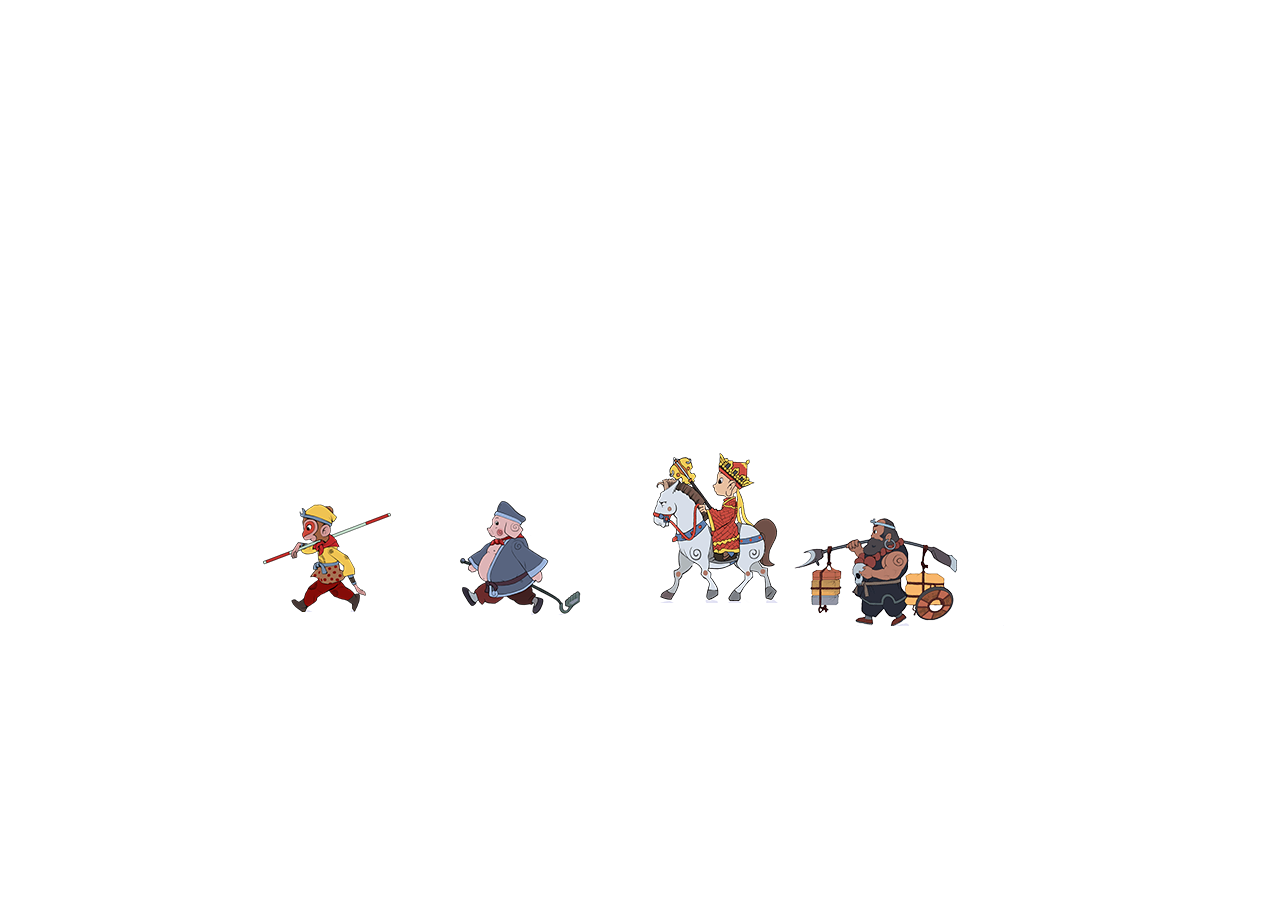
<file: homePage/test/test.html>
<!DOCTYPE html>
<html lang="en">

<head>
    <meta charset="UTF-8">
    <title>CSS3实现西游记取经动画代码</title>
    <style type="text/css">
        * {
            padding: 0;
            margin: 0;
            list-style: none;
        }

        html,
        body {
            height: 100%;
        }

        @keyframes dong {
            0% {
                left: 0;
            }

            100% {
                left: 1920px;
            }
        }


        .wk {
            z-index: 999;
            width: 200px;
            height: 180px;
            background: url(1.png) 0 0 no-repeat;
            /*margin: 400px auto;*/
            position: absolute;
            top: 55%;
            left: 20%;
            animation: wkzou 1s steps(8) infinite;
        }

        @keyframes wkzou {
            to {
                background-position: -1600px 0;
            }
        }

        .bj {
            z-index: 999;
            width: 200px;
            height: 180px;
            background: url(2.png) 0 0 no-repeat;
            /*margin: 400px auto;*/
            position: absolute;
            top: 55%;
            left: 35%;
            animation: bjzou 1s steps(8) infinite;
        }

        @keyframes bjzou {
            to {
                background-position: -1600px 0;
            }
        }

        .ts {
            z-index: 999;
            width: 170px;
            height: 240px;
            background: url(3.png) 0 0 no-repeat;
            /*margin: 400px auto;*/
            position: absolute;
            top: 50%;
            left: 50%;
            animation: tszou 1s steps(8) infinite;
        }

        @keyframes tszou {
            to {
                background-position: -1360px 0;
            }
        }

        .ss {
            z-index: 999;
            width: 210px;
            height: 200px;
            background: url(4.png) 0 0 no-repeat;
            /*margin: 400px auto;*/
            position: absolute;
            top: 57%;
            left: 62%;
            animation: sszou 1s steps(8) infinite;
        }

        @keyframes sszou {
            to {
                background-position: -1680px 0;
            }
        }
    </style>
</head>

<body>
    <div class="wk"></div>
    <div class="bj"></div>
    <div class="ts"></div>
    <div class="ss"></div>
    
    <!--下面是无用代码--><a style="display:none" href="http://www.bootstrapmb.com">bootstrap模板库</a>
    <!--上面是无用代码-->
</body>

</html>
</file>
<file: Conversation/icon/download/iconfont.css>
@font-face {
  font-family: "iconfont"; /* Project id 2279417 */
  src: url('iconfont.woff2?t=1622336988308') format('woff2'),
       url('iconfont.woff?t=1622336988308') format('woff'),
       url('iconfont.ttf?t=1622336988308') format('truetype');
}

.iconfont {
  font-family: "iconfont" !important;
  font-size: 16px;
  font-style: normal;
  -webkit-font-smoothing: antialiased;
  -moz-osx-font-smoothing: grayscale;
}

.icon-fanhui:before {
  content: "\e659";
}
</file>
<file: PickUpWaste/css/style.css>
* {
    margin: 0;
    padding: 0;
}
@font-face {
    font-family: muyao;
    src: url('../ttf/muyao.ttf')
}
html,
body {
    width: 100%;
    height: 100%;
    overflow-y: hidden;
    overflow-x: hidden;
    margin: 0;
}

#stage {
    width: 100%;
    height: 100%;
    overflow: hidden;
    background-image: url(../img/back.jpg);
    background-repeat: no-repeat;
    background-size: cover;
}

.can{
    width: 40%;
    height: 10%;
    margin: 0 auto;
    position: absolute;
    left: 0;
    right: 0;
    transform: translateY(-100%);
    opacity: 0;
    transition: transform 0.5s,opacity 0.5s;
}
.can.show{
    transform: translateY(0);
    opacity: 1;
}
#stage.begin {
    width: 100%;
    height: 100%;
    overflow: hidden;
    background-image: url(../img/back2.jpg);
    background-repeat: no-repeat;
    background-size: cover;
}

.dataBox {
    color: aliceblue;
    font-size: 30px;
}

.musicOnOff {
    z-index: 2000;
    cursor: pointer;
    width: 110px;
    height: 80px;
    /* background-color: #f7f4cd; */
    position: absolute;
    left: 3%;
    top: 5%;
   
    /* border: rgb(68, 68, 68) 2px solid;
    border-radius: 50%;
    display: flex;
    flex-direction: row;
    align-items: center;
    justify-content: center; */
}

.musicOnOff img {
    width: 110px;
    height: 80px;
    }
/* 游戏结束 */

#stage .gameOver {
    width: 100%;
    height: 100%;
    /* background-color: bisque;
     */
     background-image: url(../img/over.jpg);
     background-repeat: no-repeat;
     background-size: cover;
    /* display: flex;
    justify-content: center;
    flex-direction: column;
    align-items: center; */
    position: absolute;
    z-index: 11;
}

#stage .gameOver div {
    cursor: pointer;
    width: 15%;
    height: 13%;
    margin: 36% auto;
    background-image: url(../img/再玩一次.png);
    background-repeat: no-repeat;
    background-size: cover;

}
#stage .gameOver div:hover{
    animation: wobble-hor-bottom 2s ;
}


/* 积分表 */

#stage .dataBox {
    top: 1%;
    /* width: 10%; */
    height: 100px;
    text-align: center;
    position: absolute;
    right: 3%;
    /* font-family: muyao; */
}
#stage .dataBox div{
    margin-top: 20px;
}
#stage .dataBox span{
    font-family: muyao;
    font-size: 45px;
}
/* 方向表 */

.kehuishou,.chuyu,.youhai,.qita{
    width: 385.5px;
    height: 150px;
    /* background-color: aquamarine; */
    position: absolute;
    right: 15%;
    top: 1%;
}
.kehuishou {
    background-image: url('../img/捡屎/可回收.png');
    background-repeat: no-repeat;
    background-size: cover;
}


.chuyu {
    background-image: url('../img/捡屎/厨余垃圾.png');
    background-repeat: no-repeat;
    background-size: cover;
}

.youhai {
    background-image: url('../img/捡屎/有害垃圾.png');
    background-repeat: no-repeat;
    background-size: cover;
}

.qita {
    background-image: url('../img/捡屎/其他垃圾.png');
    background-repeat: no-repeat;
    background-size: cover;
}
/* 人物 */

#stage .player.player-0 {
    width: 107px;
    height: 250px;
    position: absolute;
    bottom: 0;
    left: calc(50% - 100px);
    background: url(../img/player0.png)  no-repeat;
    background-size: cover;
    z-index: 3;
    transition: transform 0.05s linear;
}

#stage .player.player-1 {
    width: 99px;
    height: 250px;
    position: absolute;
    bottom: 0;
    left: calc(50% - 100px);
    background: url(../img/player1.png) no-repeat;
    background-size: cover;
    z-index: 3;
    transition: transform 0.05s linear;
}

#stage .player.player-2 {
    width: 127px;
    height: 250px;
    position: absolute;
    bottom: 0;
    left: calc(50% - 100px);
    background: url(../img/player2.png)  no-repeat;
    background-size: cover;
    z-index: 3;
    transition: transform 0.05s linear;
}

#stage .player.player-3 {
    width: 99px;
    height: 250px;
    position: absolute;
    bottom: 0;
    left: calc(50% - 100px);
    background: url(../img/player3.png) no-repeat;
    background-size: cover;
    z-index: 3;
    transition: transform 0.05s linear;
}


/* 人物大盒子 */

#stage .personsBox {
    width: 70%;
    height: 30%;
    position: absolute;
    margin: 0 auto;
    top: 69%;
    left: 0;
    right: 0;
    display: flex;
    flex-direction: row;
    justify-content: space-around;
    z-index: 10;
    /* border: black 2px solid; */
}

#stage .recycle.show,
#stage .foodWaste.show,
#stage .harmful.show,
#stage .else.show {
    opacity: 1;
    transform: translateX(-10%);
}

#stage .recycle {
    width: 115%;
    height: 110%;
    position: absolute;
    top: 0;
    left: 15%;
    opacity: 0;
    transform: translateX(5%);
    transition: opacity 0.5s, transform 0.5s;
    background: url(../img/可回收.png) no-repeat;
    background-size: 30%;
}

#stage .foodWaste {
    width: 100%;
    height: 110%;
    position: absolute;
    left: 0;
    opacity: 0;
    transform: translateX(5%);
    transition: opacity 0.5s, transform 0.5s;
    background: url(../img/厨余.png) no-repeat;
    background-size: 80%;
}

#stage .harmful {
    width: 115%;
    height: 110%;
    position: absolute;
    left: 10%;
    top: 50px;
    opacity: 0;
    transform: translateX(5%);
    transition: opacity 0.5s, transform 0.5s;
    background: url(../img/有害.png) no-repeat;
    background-size: 50%;
}

#stage .else {
    width: 115%;
    height: 110%;
    position: absolute;
    left: 20%;
    top: 7%;
    opacity: 0;
    transform: translateX(5%);
    transition: opacity 0.5s, transform 0.5s;
    background: url(../img/其他.png) no-repeat;
    background-size: 45%;
}

#stage .personsBox .person {
    cursor: pointer;
    width: 25%;
    height: 100%;
    position: relative;
    /* border: black 2px solid; */
    overflow: hidden;

}

#stage .personsBox .person:hover{
    animation: wobble-ver-right 1.5s;
}

#stage .personsBox .person .recycle,
#stage .personsBox .person .foodWaste,
#stage .personsBox .person .harmful,
#stage .personsBox .person .else {
    background-color: aqua;
    line-height: 42px;
    text-align: center;
    width: 100%;
    height: 42px;
    position: absolute;
    top: -10%;
    opacity: 0;
}


/* #stage . */

#stage .personsBox .person .person-0 {
    width: 100%;
    height: 100%;
    background: url(../img/可回收1.png) center no-repeat;
    background-size: 100% 100%;
}

#stage .personsBox .person .person-1 {
    width: 100%;
    height: 100%;
    background: url(../img/厨余1.png) center no-repeat;
    background-size: 100% 100%;
}

#stage .personsBox .person .person-2 {
    width: 100%;
    height: 100%;
    background: url(../img/有害1.png) center no-repeat;
    background-size: 100% 100%;
}

#stage .personsBox .person .person-3 {
    width: 100%;
    height: 100%;
    background: url(../img/其他1.png) center no-repeat;
    background-size: 100% 100%;
}

#stage .enemy {
    width: 100px;
    height: 100px;
    position: absolute;
    top: -120px;
    /* left: calc(50% - 50px); */
    z-index: 3;
}


/* 敌人的地址 */

#stage .enemy-1 {
    background: url(../img/1.png) center no-repeat;
    background-size: cover;
}

#stage .enemy-2 {
    background: url(../img/2.png) center no-repeat;
    background-size: cover;
}

#stage .enemy-3 {
    background: url(../img/3.png) center no-repeat;
    background-size: cover;
}

#stage .enemy-4 {
    background: url(../img/4.png) center no-repeat;
    background-size: cover;
}

#stage .enemy-5 {
    background: url(../img/5.png) center no-repeat;
    background-size: cover;
}

#stage .enemy-6 {
    background: url(../img/6.png) center no-repeat;
    background-size: cover;
}

#stage .enemy-7 {
    background: url(../img/7.png) center no-repeat;
    background-size: cover;
}

#stage .enemy-8 {
    background: url(../img/8.png) center no-repeat;
    background-size: cover;
}

#stage .enemy-9 {
    background: url(../img/9.png) center no-repeat;
    background-size: cover;
}

#stage .enemy-10 {
    background: url(../img/10.png) center no-repeat;
    background-size: cover;
}

#stage .enemy-11 {
    background: url(../img/11.png) center no-repeat;
    background-size: cover;
}

#stage .enemy-12 {
    background: url(../img/12.png) center no-repeat;
    background-size: cover;
}

#stage .enemy-13 {
    background: url(../img/13.png) center no-repeat;
    background-size: cover;
}

#stage .enemy-14 {
    background: url(../img/14.png) center no-repeat;
    background-size: cover;
}

#stage .enemy-15 {
    background: url(../img/15.png) center no-repeat;
    background-size: cover;
}

#stage .enemy-16 {
    background: url(../img/烟头.png) center no-repeat;
    background-size: cover;
}


/* ----------------------------------------------
 * Generated by Animista on 2021-5-19 13:9:19
 * Licensed under FreeBSD License.
 * See http://animista.net/license for more info. 
 * w: http://animista.net, t: @cssanimista
 * ---------------------------------------------- */


/**
 * ----------------------------------------
 * animation fade-in-bottom  淡入
 * ----------------------------------------
 */

@-webkit-keyframes fade-in-bottom {
    0% {
        -webkit-transform: translateY(50px);
        transform: translateY(50px);
        opacity: 0;
    }
    100% {
        -webkit-transform: translateY(0);
        transform: translateY(0);
        opacity: 1;
    }
}

@keyframes fade-in-bottom {
    0% {
        -webkit-transform: translateY(50px);
        transform: translateY(50px);
        opacity: 0;
    }
    100% {
        -webkit-transform: translateY(0);
        transform: translateY(0);
        opacity: 1;
    }
}


/* ----------------------------------------------
 * Generated by Animista on 2021-5-19 13:10:50
 * Licensed under FreeBSD License.
 * See http://animista.net/license for more info. 
 * w: http://animista.net, t: @cssanimista
 * ---------------------------------------------- */


/**
 * ----------------------------------------
 * animation fade-out-bottom  淡出
 * ----------------------------------------
 */

@-webkit-keyframes fade-out-bottom {
    0% {
        -webkit-transform: translateY(0);
        transform: translateY(0);
        opacity: 1;
    }
    100% {
        -webkit-transform: translateY(50px);
        transform: translateY(50px);
        opacity: 0;
    }
}

@keyframes fade-out-bottom {
    0% {
        -webkit-transform: translateY(0);
        transform: translateY(0);
        opacity: 1;
    }
    100% {
        -webkit-transform: translateY(50px);
        transform: translateY(50px);
        opacity: 0;
    }
}
/* ----------------------------------------------
 * Generated by Animista on 2021-5-25 13:48:21
 * Licensed under FreeBSD License.
 * See http://animista.net/license for more info. 
 * w: http://animista.net, t: @cssanimista
 * ---------------------------------------------- */

/**
 * ----------------------------------------
 * animation wobble-hor-bottom
 * ----------------------------------------
 */
 @-webkit-keyframes wobble-hor-bottom {
    0%,
    100% {
      -webkit-transform: translateX(0%);
              transform: translateX(0%);
      -webkit-transform-origin: 50% 50%;
              transform-origin: 50% 50%;
    }
    15% {
      -webkit-transform: translateX(-30px) rotate(-6deg);
              transform: translateX(-30px) rotate(-6deg);
    }
    30% {
      -webkit-transform: translateX(15px) rotate(6deg);
              transform: translateX(15px) rotate(6deg);
    }
    45% {
      -webkit-transform: translateX(-15px) rotate(-3.6deg);
              transform: translateX(-15px) rotate(-3.6deg);
    }
    60% {
      -webkit-transform: translateX(9px) rotate(2.4deg);
              transform: translateX(9px) rotate(2.4deg);
    }
    75% {
      -webkit-transform: translateX(-6px) rotate(-1.2deg);
              transform: translateX(-6px) rotate(-1.2deg);
    }
  }
  @keyframes wobble-hor-bottom {
    0%,
    100% {
      -webkit-transform: translateX(0%);
              transform: translateX(0%);
      -webkit-transform-origin: 50% 50%;
              transform-origin: 50% 50%;
    }
    15% {
      -webkit-transform: translateX(-30px) rotate(-6deg);
              transform: translateX(-30px) rotate(-6deg);
    }
    30% {
      -webkit-transform: translateX(15px) rotate(6deg);
              transform: translateX(15px) rotate(6deg);
    }
    45% {
      -webkit-transform: translateX(-15px) rotate(-3.6deg);
              transform: translateX(-15px) rotate(-3.6deg);
    }
    60% {
      -webkit-transform: translateX(9px) rotate(2.4deg);
              transform: translateX(9px) rotate(2.4deg);
    }
    75% {
      -webkit-transform: translateX(-6px) rotate(-1.2deg);
              transform: translateX(-6px) rotate(-1.2deg);
    }
  }
  
  /* ----------------------------------------------
 * Generated by Animista on 2021-5-25 13:51:13
 * Licensed under FreeBSD License.
 * See http://animista.net/license for more info. 
 * w: http://animista.net, t: @cssanimista
 * ---------------------------------------------- */

/**
 * ----------------------------------------
 * animation jello-diagonal-1
 * ----------------------------------------
 */
/* ----------------------------------------------
 * Generated by Animista on 2021-5-25 13:53:27
 * Licensed under FreeBSD License.
 * See http://animista.net/license for more info. 
 * w: http://animista.net, t: @cssanimista
 * ---------------------------------------------- */

/**
 * ----------------------------------------
 * animation jello-diagonal-2
 * ----------------------------------------
 */
/* ----------------------------------------------
 * Generated by Animista on 2021-5-25 13:53:27
 * Licensed under FreeBSD License.
 * See http://animista.net/license for more info. 
 * w: http://animista.net, t: @cssanimista
 * ---------------------------------------------- */

/**
 * ----------------------------------------
 * animation jello-diagonal-2
 * ----------------------------------------
 */
/* ----------------------------------------------
 * Generated by Animista on 2021-5-25 13:53:27
 * Licensed under FreeBSD License.
 * See http://animista.net/license for more info. 
 * w: http://animista.net, t: @cssanimista
 * ---------------------------------------------- */

/**
 * ----------------------------------------
 * animation jello-diagonal-2
 * ----------------------------------------
 */
 /* ----------------------------------------------
 * Generated by Animista on 2021-5-25 13:58:19
 * Licensed under FreeBSD License.
 * See http://animista.net/license for more info. 
 * w: http://animista.net, t: @cssanimista
 * ---------------------------------------------- */

/**
 * ----------------------------------------
 * animation wobble-ver-right
 * ----------------------------------------
 */
@-webkit-keyframes wobble-ver-right {
    0%,
    100% {
      -webkit-transform: translateY(0) rotate(0);
              transform: translateY(0) rotate(0);
      -webkit-transform-origin: 50% 50%;
              transform-origin: 50% 50%;
    }
    15% {
      -webkit-transform: translateY(-30px) rotate(6deg);
              transform: translateY(-30px) rotate(6deg);
    }
    30% {
      -webkit-transform: translateY(15px) rotate(-6deg);
              transform: translateY(15px) rotate(-6deg);
    }
    45% {
      -webkit-transform: translateY(-15px) rotate(3.6deg);
              transform: translateY(-15px) rotate(3.6deg);
    }
    60% {
      -webkit-transform: translateY(9px) rotate(-2.4deg);
              transform: translateY(9px) rotate(-2.4deg);
    }
    75% {
      -webkit-transform: translateY(-6px) rotate(1.2deg);
              transform: translateY(-6px) rotate(1.2deg);
    }
  }
  @keyframes wobble-ver-right {
    0%,
    100% {
      -webkit-transform: translateY(0) rotate(0);
              transform: translateY(0) rotate(0);
      -webkit-transform-origin: 50% 50%;
              transform-origin: 50% 50%;
    }
    15% {
      -webkit-transform: translateY(-30px) rotate(6deg);
              transform: translateY(-30px) rotate(6deg);
    }
    30% {
      -webkit-transform: translateY(15px) rotate(-6deg);
              transform: translateY(15px) rotate(-6deg);
    }
    45% {
      -webkit-transform: translateY(-15px) rotate(3.6deg);
              transform: translateY(-15px) rotate(3.6deg);
    }
    60% {
      -webkit-transform: translateY(9px) rotate(-2.4deg);
              transform: translateY(9px) rotate(-2.4deg);
    }
    75% {
      -webkit-transform: translateY(-6px) rotate(1.2deg);
              transform: translateY(-6px) rotate(1.2deg);
    }
  }
  
  
  

.hello {
    background-image: url(../img/back.jpg);
    background-repeat: no-repeat;
    background-size: cover;
}
</file>
<file: PickUpWaste/download/iconfont.css>
@font-face {
  font-family: "iconfont"; /* Project id 2279417 */
  src: url('iconfont.woff2?t=1622336988308') format('woff2'),
       url('iconfont.woff?t=1622336988308') format('woff'),
       url('iconfont.ttf?t=1622336988308') format('truetype');
}

.iconfont {
  font-family: "iconfont" !important;
  font-size: 16px;
  font-style: normal;
  -webkit-font-smoothing: antialiased;
  -moz-osx-font-smoothing: grayscale;
}

.icon-fanhui:before {
  content: "\e659";
}
</file>
<file: homePage/icon/demo.css>
/* Logo 字体 */
@font-face {
  font-family: "iconfont logo";
  src: url('https://at.alicdn.com/t/font_985780_km7mi63cihi.eot?t=1545807318834');
  src: url('https://at.alicdn.com/t/font_985780_km7mi63cihi.eot?t=1545807318834#iefix') format('embedded-opentype'),
    url('https://at.alicdn.com/t/font_985780_km7mi63cihi.woff?t=1545807318834') format('woff'),
    url('https://at.alicdn.com/t/font_985780_km7mi63cihi.ttf?t=1545807318834') format('truetype'),
    url('https://at.alicdn.com/t/font_985780_km7mi63cihi.svg?t=1545807318834#iconfont') format('svg');
}

.logo {
  font-family: "iconfont logo";
  font-size: 160px;
  font-style: normal;
  -webkit-font-smoothing: antialiased;
  -moz-osx-font-smoothing: grayscale;
}

/* tabs */
.nav-tabs {
  position: relative;
}

.nav-tabs .nav-more {
  position: absolute;
  right: 0;
  bottom: 0;
  height: 42px;
  line-height: 42px;
  color: #666;
}

#tabs {
  border-bottom: 1px solid #eee;
}

#tabs li {
  cursor: pointer;
  width: 100px;
  height: 40px;
  line-height: 40px;
  text-align: center;
  font-size: 16px;
  border-bottom: 2px solid transparent;
  position: relative;
  z-index: 1;
  margin-bottom: -1px;
  color: #666;
}


#tabs .active {
  border-bottom-color: #f00;
  color: #222;
}

.tab-container .content {
  display: none;
}

/* 页面布局 */
.main {
  padding: 30px 100px;
  width: 960px;
  margin: 0 auto;
}

.main .logo {
  color: #333;
  text-align: left;
  margin-bottom: 30px;
  line-height: 1;
  height: 110px;
  margin-top: -50px;
  overflow: hidden;
  *zoom: 1;
}

.main .logo a {
  font-size: 160px;
  color: #333;
}

.helps {
  margin-top: 40px;
}

.helps pre {
  padding: 20px;
  margin: 10px 0;
  border: solid 1px #e7e1cd;
  background-color: #fffdef;
  overflow: auto;
}

.icon_lists {
  width: 100% !important;
  overflow: hidden;
  *zoom: 1;
}

.icon_lists li {
  width: 100px;
  margin-bottom: 10px;
  margin-right: 20px;
  text-align: center;
  list-style: none !important;
  cursor: default;
}

.icon_lists li .code-name {
  line-height: 1.2;
}

.icon_lists .icon {
  display: block;
  height: 100px;
  line-height: 100px;
  font-size: 42px;
  margin: 10px auto;
  color: #333;
  -webkit-transition: font-size 0.25s linear, width 0.25s linear;
  -moz-transition: font-size 0.25s linear, width 0.25s linear;
  transition: font-size 0.25s linear, width 0.25s linear;
}

.icon_lists .icon:hover {
  font-size: 100px;
}

.icon_lists .svg-icon {
  /* 通过设置 font-size 来改变图标大小 */
  width: 1em;
  /* 图标和文字相邻时，垂直对齐 */
  vertical-align: -0.15em;
  /* 通过设置 color 来改变 SVG 的颜色/fill */
  fill: currentColor;
  /* path 和 stroke 溢出 viewBox 部分在 IE 下会显示
      normalize.css 中也包含这行 */
  overflow: hidden;
}

.icon_lists li .name,
.icon_lists li .code-name {
  color: #666;
}

/* markdown 样式 */
.markdown {
  color: #666;
  font-size: 14px;
  line-height: 1.8;
}

.highlight {
  line-height: 1.5;
}

.markdown img {
  vertical-align: middle;
  max-width: 100%;
}

.markdown h1 {
  color: #404040;
  font-weight: 500;
  line-height: 40px;
  margin-bottom: 24px;
}

.markdown h2,
.markdown h3,
.markdown h4,
.markdown h5,
.markdown h6 {
  color: #404040;
  margin: 1.6em 0 0.6em 0;
  font-weight: 500;
  clear: both;
}

.markdown h1 {
  font-size: 28px;
}

.markdown h2 {
  font-size: 22px;
}

.markdown h3 {
  font-size: 16px;
}

.markdown h4 {
  font-size: 14px;
}

.markdown h5 {
  font-size: 12px;
}

.markdown h6 {
  font-size: 12px;
}

.markdown hr {
  height: 1px;
  border: 0;
  background: #e9e9e9;
  margin: 16px 0;
  clear: both;
}

.markdown p {
  margin: 1em 0;
}

.markdown>p,
.markdown>blockquote,
.markdown>.highlight,
.markdown>ol,
.markdown>ul {
  width: 80%;
}

.markdown ul>li {
  list-style: circle;
}

.markdown>ul li,
.markdown blockquote ul>li {
  margin-left: 20px;
  padding-left: 4px;
}

.markdown>ul li p,
.markdown>ol li p {
  margin: 0.6em 0;
}

.markdown ol>li {
  list-style: decimal;
}

.markdown>ol li,
.markdown blockquote ol>li {
  margin-left: 20px;
  padding-left: 4px;
}

.markdown code {
  margin: 0 3px;
  padding: 0 5px;
  background: #eee;
  border-radius: 3px;
}

.markdown strong,
.markdown b {
  font-weight: 600;
}

.markdown>table {
  border-collapse: collapse;
  border-spacing: 0px;
  empty-cells: show;
  border: 1px solid #e9e9e9;
  width: 95%;
  margin-bottom: 24px;
}

.markdown>table th {
  white-space: nowrap;
  color: #333;
  font-weight: 600;
}

.markdown>table th,
.markdown>table td {
  border: 1px solid #e9e9e9;
  padding: 8px 16px;
  text-align: left;
}

.markdown>table th {
  background: #F7F7F7;
}

.markdown blockquote {
  font-size: 90%;
  color: #999;
  border-left: 4px solid #e9e9e9;
  padding-left: 0.8em;
  margin: 1em 0;
}

.markdown blockquote p {
  margin: 0;
}

.markdown .anchor {
  opacity: 0;
  transition: opacity 0.3s ease;
  margin-left: 8px;
}

.markdown .waiting {
  color: #ccc;
}

.markdown h1:hover .anchor,
.markdown h2:hover .anchor,
.markdown h3:hover .anchor,
.markdown h4:hover .anchor,
.markdown h5:hover .anchor,
.markdown h6:hover .anchor {
  opacity: 1;
  display: inline-block;
}

.markdown>br,
.markdown>p>br {
  clear: both;
}


.hljs {
  display: block;
  background: white;
  padding: 0.5em;
  color: #333333;
  overflow-x: auto;
}

.hljs-comment,
.hljs-meta {
  color: #969896;
}

.hljs-string,
.hljs-variable,
.hljs-template-variable,
.hljs-strong,
.hljs-emphasis,
.hljs-quote {
  color: #df5000;
}

.hljs-keyword,
.hljs-selector-tag,
.hljs-type {
  color: #a71d5d;
}

.hljs-literal,
.hljs-symbol,
.hljs-bullet,
.hljs-attribute {
  color: #0086b3;
}

.hljs-section,
.hljs-name {
  color: #63a35c;
}

.hljs-tag {
  color: #333333;
}

.hljs-title,
.hljs-attr,
.hljs-selector-id,
.hljs-selector-class,
.hljs-selector-attr,
.hljs-selector-pseudo {
  color: #795da3;
}

.hljs-addition {
  color: #55a532;
  background-color: #eaffea;
}

.hljs-deletion {
  color: #bd2c00;
  background-color: #ffecec;
}

.hljs-link {
  text-decoration: underline;
}

/* 代码高亮 */
/* PrismJS 1.15.0
https://prismjs.com/download.html#themes=prism&languages=markup+css+clike+javascript */
/**
 * prism.js default theme for JavaScript, CSS and HTML
 * Based on dabblet (http://dabblet.com)
 * @author Lea Verou
 */
code[class*="language-"],
pre[class*="language-"] {
  color: black;
  background: none;
  text-shadow: 0 1px white;
  font-family: Consolas, Monaco, 'Andale Mono', 'Ubuntu Mono', monospace;
  text-align: left;
  white-space: pre;
  word-spacing: normal;
  word-break: normal;
  word-wrap: normal;
  line-height: 1.5;

  -moz-tab-size: 4;
  -o-tab-size: 4;
  tab-size: 4;

  -webkit-hyphens: none;
  -moz-hyphens: none;
  -ms-hyphens: none;
  hyphens: none;
}

pre[class*="language-"]::-moz-selection,
pre[class*="language-"] ::-moz-selection,
code[class*="language-"]::-moz-selection,
code[class*="language-"] ::-moz-selection {
  text-shadow: none;
  background: #b3d4fc;
}

pre[class*="language-"]::selection,
pre[class*="language-"] ::selection,
code[class*="language-"]::selection,
code[class*="language-"] ::selection {
  text-shadow: none;
  background: #b3d4fc;
}

@media print {

  code[class*="language-"],
  pre[class*="language-"] {
    text-shadow: none;
  }
}

/* Code blocks */
pre[class*="language-"] {
  padding: 1em;
  margin: .5em 0;
  overflow: auto;
}

:not(pre)>code[class*="language-"],
pre[class*="language-"] {
  background: #f5f2f0;
}

/* Inline code */
:not(pre)>code[class*="language-"] {
  padding: .1em;
  border-radius: .3em;
  white-space: normal;
}

.token.comment,
.token.prolog,
.token.doctype,
.token.cdata {
  color: slategray;
}

.token.punctuation {
  color: #999;
}

.namespace {
  opacity: .7;
}

.token.property,
.token.tag,
.token.boolean,
.token.number,
.token.constant,
.token.symbol,
.token.deleted {
  color: #905;
}

.token.selector,
.token.attr-name,
.token.string,
.token.char,
.token.builtin,
.token.inserted {
  color: #690;
}

.token.operator,
.token.entity,
.token.url,
.language-css .token.string,
.style .token.string {
  color: #9a6e3a;
  background: hsla(0, 0%, 100%, .5);
}

.token.atrule,
.token.attr-value,
.token.keyword {
  color: #07a;
}

.token.function,
.token.class-name {
  color: #DD4A68;
}

.token.regex,
.token.important,
.token.variable {
  color: #e90;
}

.token.important,
.token.bold {
  font-weight: bold;
}

.token.italic {
  font-style: italic;
}

.token.entity {
  cursor: help;
}
</file>
<file: homePage/icon/iconfont.css>
@font-face {font-family: "iconfont";
  src: url('iconfont.eot?t=1619177184442'); /* IE9 */
  src: url('iconfont.eot?t=1619177184442#iefix') format('embedded-opentype'), /* IE6-IE8 */
  url('[data-uri]') format('woff2'),
  url('iconfont.woff?t=1619177184442') format('woff'),
  url('iconfont.ttf?t=1619177184442') format('truetype'), /* chrome, firefox, opera, Safari, Android, iOS 4.2+ */
  url('iconfont.svg?t=1619177184442#iconfont') format('svg'); /* iOS 4.1- */
}

.iconfont {
  font-family: "iconfont" !important;
  font-size: 16px;
  font-style: normal;
  -webkit-font-smoothing: antialiased;
  -moz-osx-font-smoothing: grayscale;
}

.icon-xiangxia2:before {
  content: "\e684";
}
</file>
